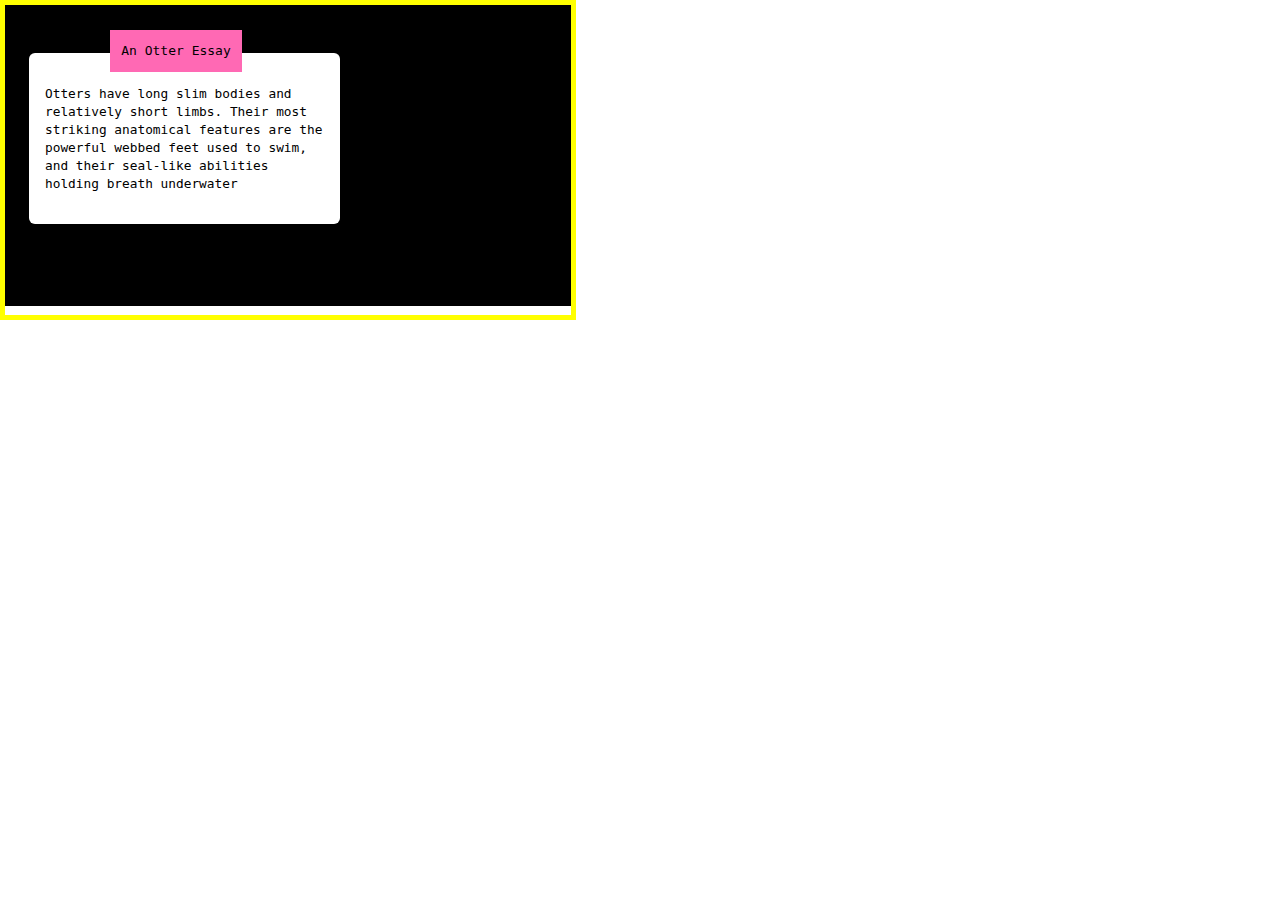
<file: Assign-1/index.html>
<!DOCTYPE html>
<html lang="en">
<head>
    <meta charset="UTF-8">
    <meta name="viewport" content="width=device-width, initial-scale=1.0">
    <link rel="stylesheet" href="./main.css">
    <title>Assignment 1</title>
</head>
<body>
    <section class="assignment_one">
        <div class="container">
            <div class="black-container">
                <div class="white-container">
                    <p class="white-container-text">
                        Otters have long slim bodies and relatively short limbs. Their most striking anatomical features are the powerful webbed feet used to swim, and their seal-like abilities holding breath underwater
                    </p>
                </div>
                <div class="essay-btn">
                    <p>An Otter Essay</p>
                </div>
            </div>
        </div>
    </section>
</body>
</html>
</file>
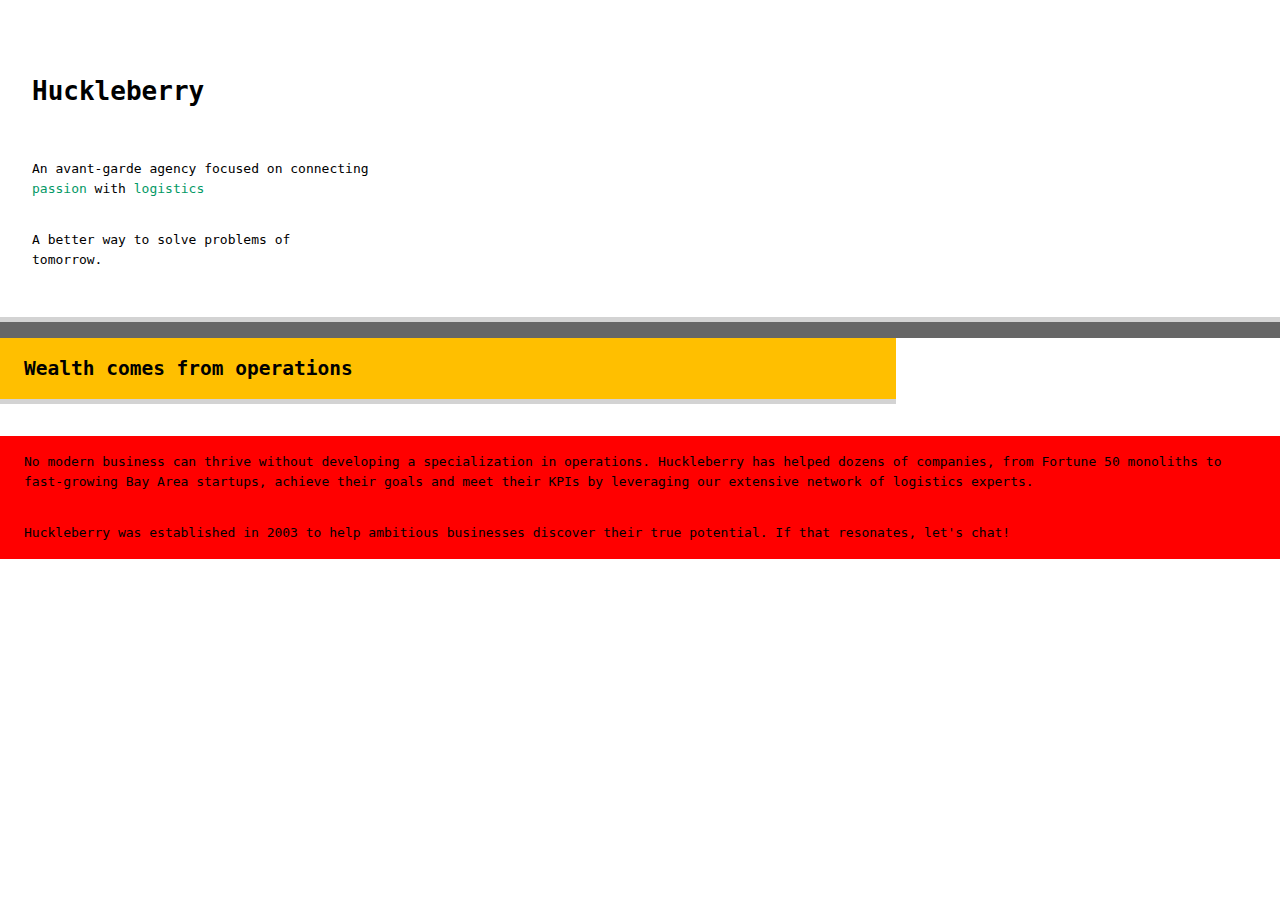
<file: Assign-2/index.html>
<!DOCTYPE html>
<html lang="en">
<head>
    <meta charset="UTF-8">
    <meta name="viewport" content="width=device-width, initial-scale=1.0">
    <link rel="stylesheet" href="./main.css">
    <title>Huckleberry</title>
</head>
<body>
    <section class="assignmnet-2">
        <div class="huckleberry-container">
            <div class="first-layer">
                <h1 class="heading">Huckleberry</h1>
                <div class="text-container">
                    <p class="text first-paragraph">
                        An avant-garde agency focused on connecting <span class="lemon">passion</span> with <span class="lemon">logistics</span>
                    </p>
                    <p class="text second-paragraph">A better way to solve problems of <br>tomorrow.</p>
                </div>
            </div>
            <div class="second-layer">
                <div class="second-layer-content">
                    <div class="second-header-container">
                        <h2 class="header-2">
                            Wealth comes from operations
                        </h2>
                    </div>
                    <article class="article-1">
                        No modern business can thrive without developing a specialization in operations. Huckleberry has helped dozens of companies, from Fortune 50 monoliths to fast-growing Bay Area startups, achieve their goals and meet their KPIs by leveraging our extensive network of logistics experts.
                    </article>
                    <p class="bottom-text">
                        Huckleberry was established in 2003 to help ambitious businesses discover their true potential. If that resonates, let's chat!
                    </p>
                </div>
            </div>
        </div>
    </section>
</body>
</html>
</file>
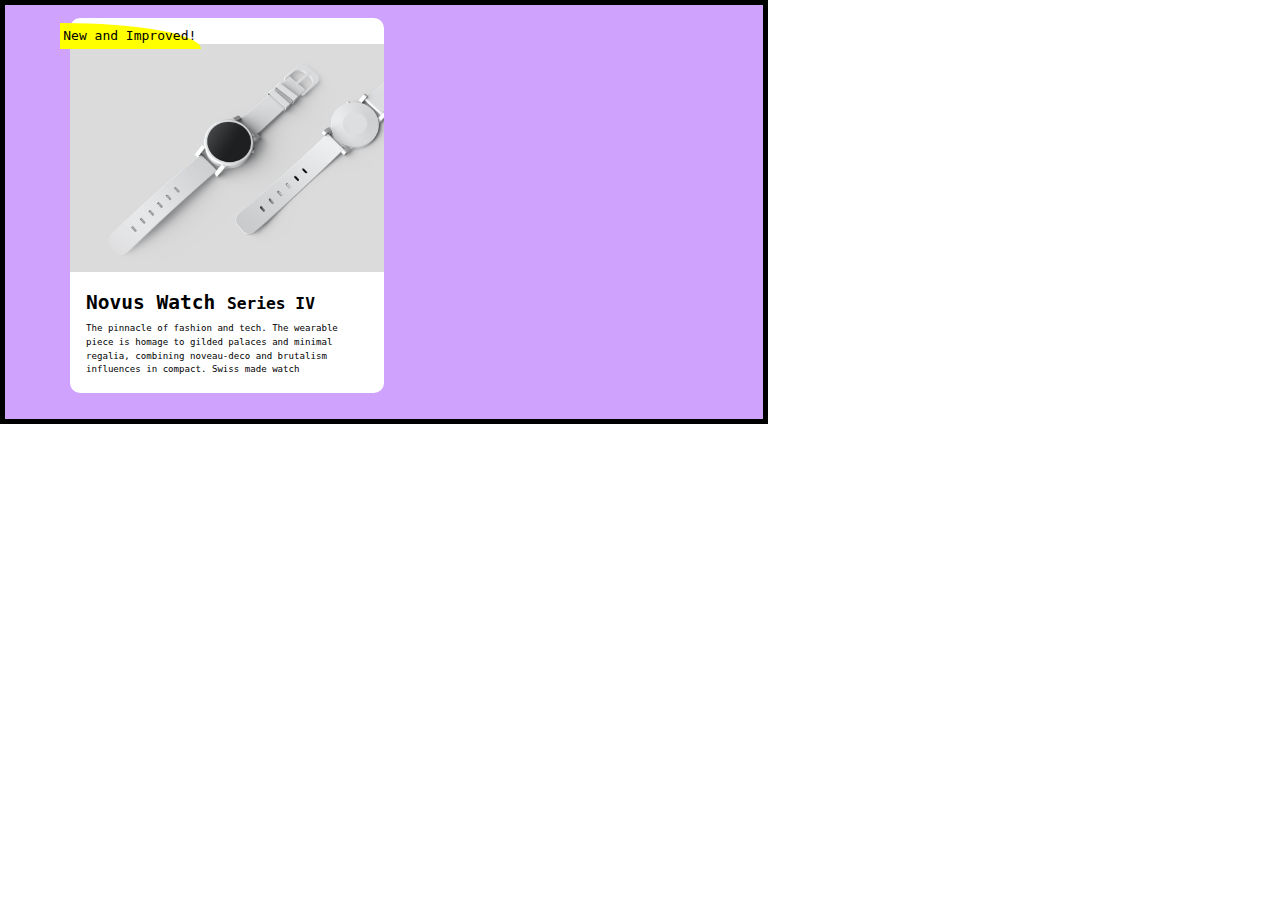
<file: Assign-3/index.html>
<!DOCTYPE html>
<html lang="en">
<head>
    <meta charset="UTF-8">
    <meta name="viewport" content="width=device-width, initial-scale=1.0">
    <link rel="stylesheet" href="./main.css">
    <title>Novus Watch</title>
</head>
<body>
    <section class="assignment-3">
        <div class="big-container">
            <div class="main-container">
                <div class="new-and-improved">
                    <p>New and Improved!</p>
                </div>
                <img src="./1596534236421.jpeg" alt="The novus watch">
                <div class="bottom-section">
                    <div class="heading">
                        <h2>Novus Watch <small>Series IV</small></h2>
                    </div>
                    <div class="paragraph-text">
                        <p>The pinnacle of fashion and tech. The wearable piece is homage to gilded palaces and minimal regalia, combining noveau-deco and brutalism influences in compact. Swiss made watch</p>
                    </div>
                </div>
            </div>
        </div>
    </section>
</body>
</html>
</file>
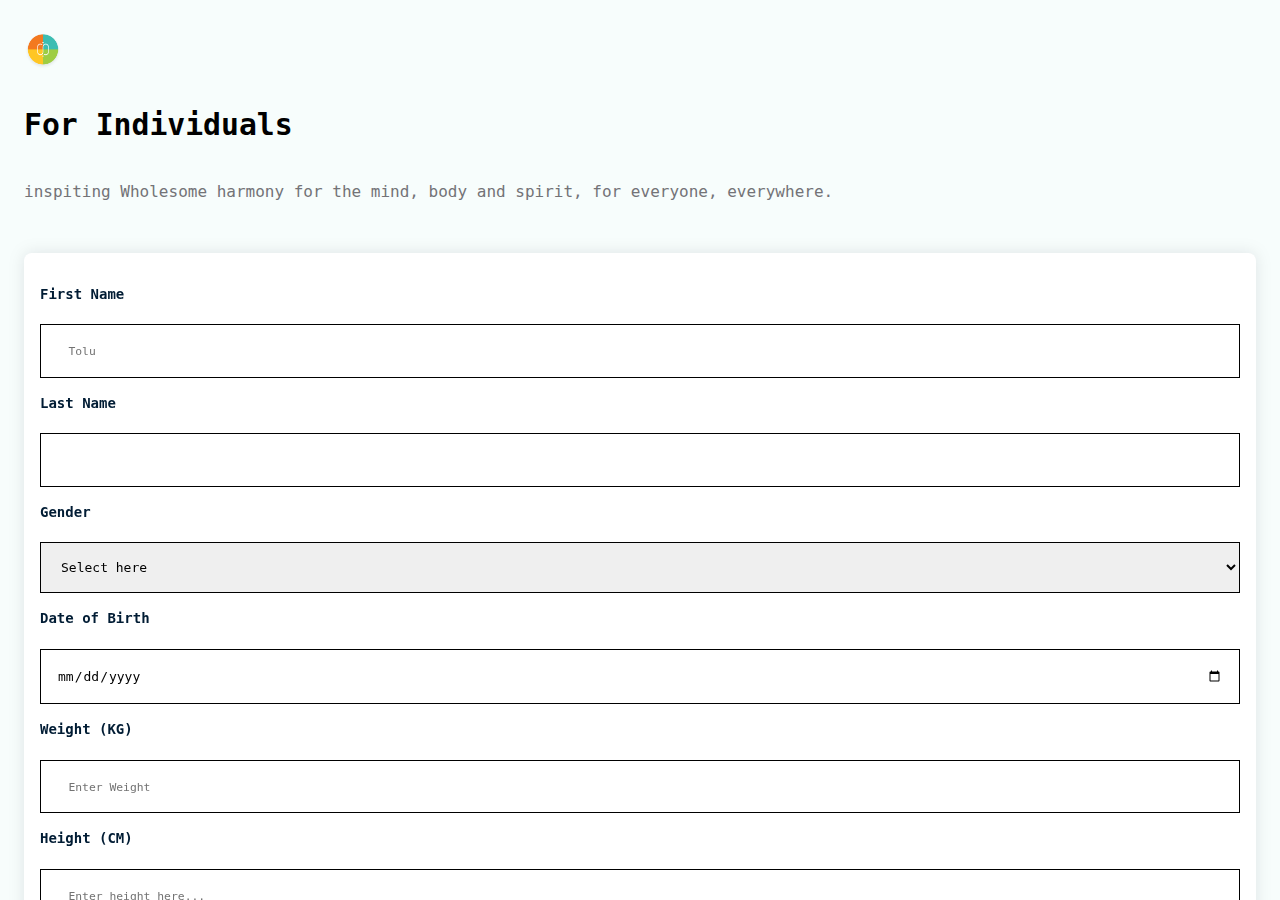
<file: Assign-4/index.html>
<!DOCTYPE html>
<html lang="en">

<head>
    <meta charset="UTF-8">
    <meta name="viewport" content="width=device-width, initial-scale=1.0">
    <link rel="stylesheet"
        href="https://fonts.googleapis.com/css2?family=Material+Symbols+Outlined:opsz,wght,FILL,GRAD@24,400,0,0&icon_names=visibility" />
    <link rel="preconnect" href="https://fonts.googleapis.com">
    <link rel="preconnect" href="https://fonts.gstatic.com" crossorigin>
    <link
        href="https://fonts.googleapis.com/css2?family=Geist+Mono:wght@100..900&family=Space+Grotesk:wght@300..700&display=swap"
        rel="stylesheet">
    <link rel="stylesheet" href="./index.css">
    <title>Document</title>
</head>

<body>
    <section class="assignment-four">
        <div class="container">
            <div class="content-container">
                <header class="header-container">
                    <div class="header-content">
                        <span class="logo">
                            <img src="./Logo.png" alt="company-logo">
                        </span>
                        <h1 class="h2-title">
                            For Individuals
                        </h1>
                        <h2 class="h2-subtitle">
                            inspiting Wholesome harmony for the mind, body and spirit, for everyone, everywhere.
                        </h2>
                    </div>
                </header>
                <div class="form-container">
                    <form action="" class="form-content">
                        <div class="first-name-container ls">
                            <label for="" class="first-name label-item">First Name</label>
                            <input type="text" class="class-name-input" placeholder="Tolu">
                        </div>
                        <div class="last-name-container ls">
                            <label for="" class="last-name label-item">Last Name</label>
                            <input type="text" class="class-name-input">
                        </div>
                        <div class="gender-container ls">
                            <label for="" class="gender label-item">Gender</label>
                            <select name="" id="">
                                <option value="">Select here</option>
                                <option value=" Male">Male</option>
                                <option value="Female">Female</option>
                            </select>
                        </div>
                        <div class="date-of-birth-container ls">
                            <label for="" class="date-of-birth label-item">Date of Birth</label>
                            <input type="date" placeholder="Select here">
                        </div>
                        <!-- <span class="material-symbols-outlined">
                            calendar_month
                        </span> -->
                        <div class="weight-container ls">
                            <label for="" class="class-items weight">Weight (KG)</label>
                            <input type="text" class="input-field" placeholder="Enter Weight">
                        </div>
                        <div class="height-container ls">
                            <label for="" class="class-items height">Height (CM)</label>
                            <input type="text" class="input-field" placeholder="Enter height here...">
                        </div>
                        <div class="activity-monitor ls">
                            <label for="" class="class-items">Activity Level</label>
                            <select name="" id="">
                                <option value="">Select here</option>
                            </select>
                        </div>
                        <div class="password-container ls">
                            <label for="" class="label-items">Psssword</label>
                            <input type="password">
                            <span class="material-symbols-outlined eye-icon">
                                visibility
                            </span>
                        </div>
                        <div class="register-button ls">
                            <input type="submit" value="Register">
                        </div>
                    </form>
                </div>
                <footer class="terms">
                    <p class="footer-text">
                        By clicking Register, you agree to our <a href="" class="footer-links">Terms of Use</a> and
                        our <a href="" class="footer-links">Privacy Policy</a>
                    </p>
                </footer>
            </div>
        </div>
    </section>
</body>
</html>
</file>
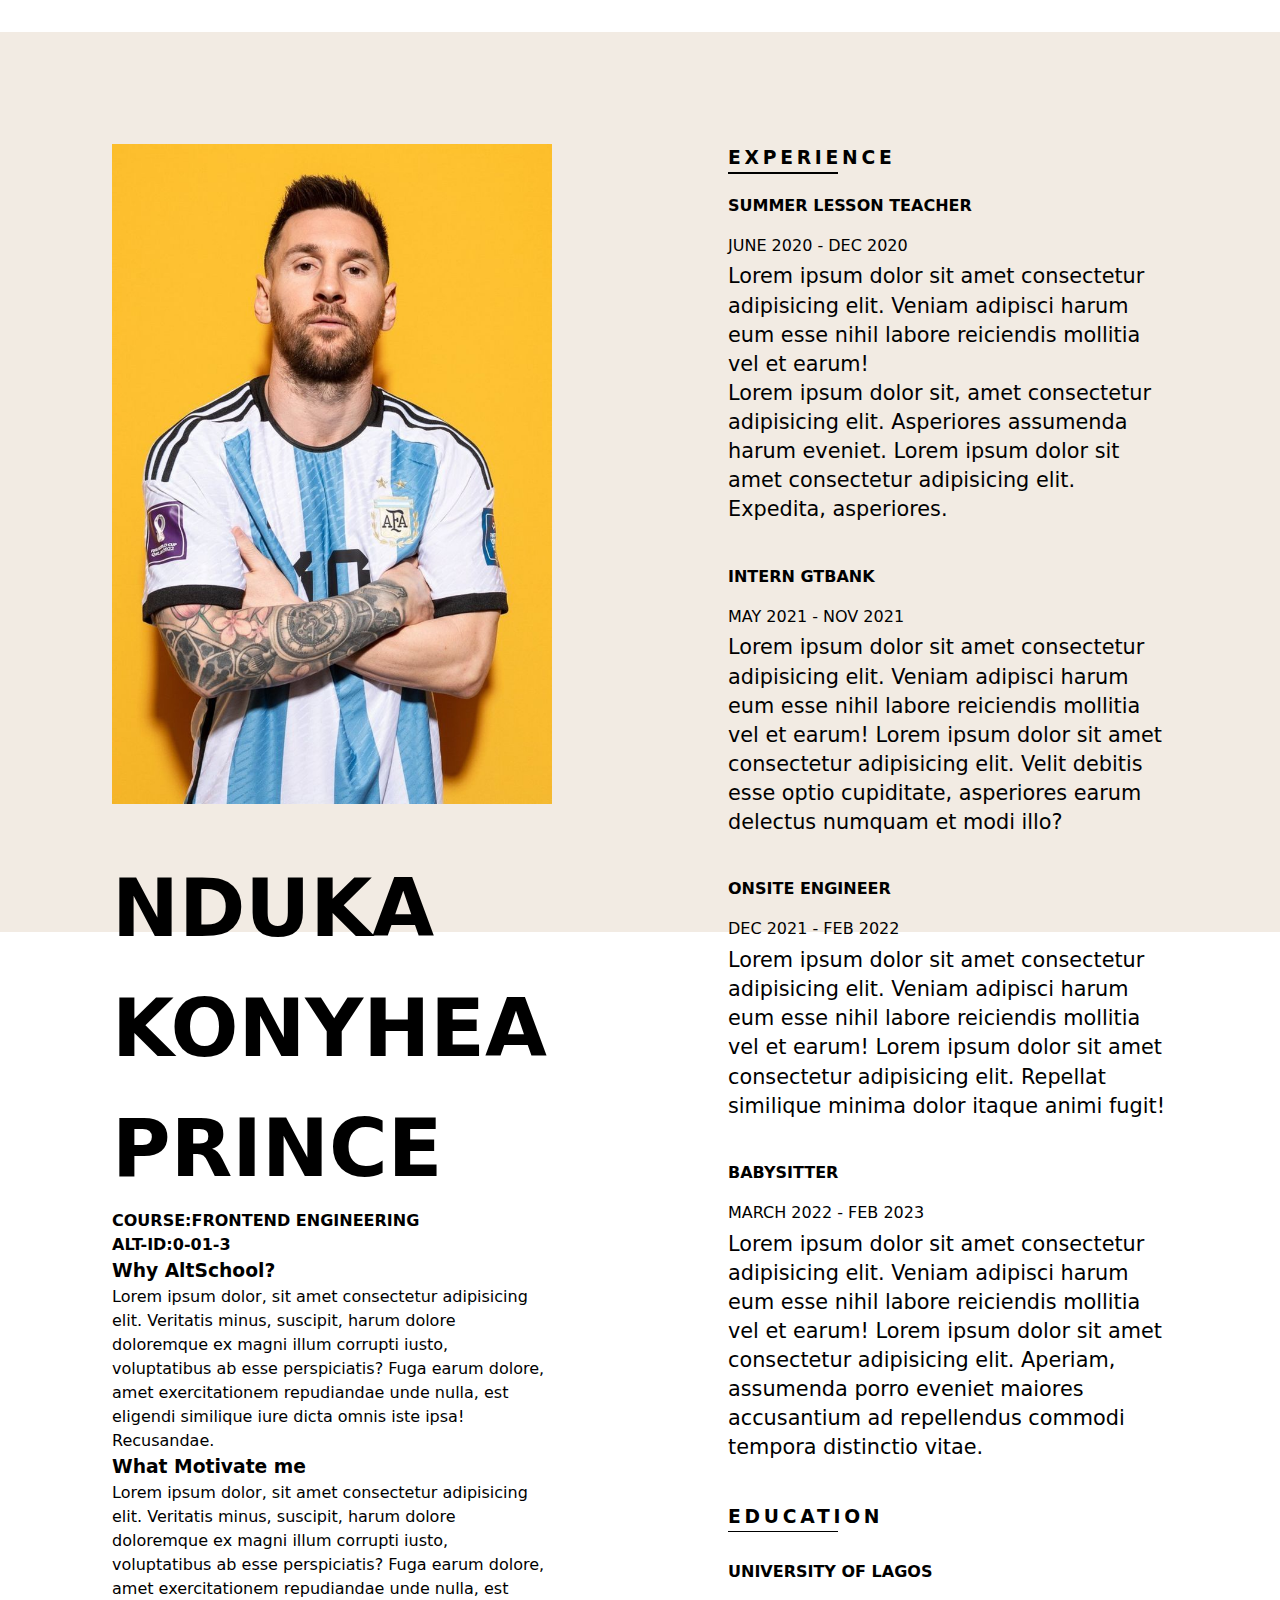
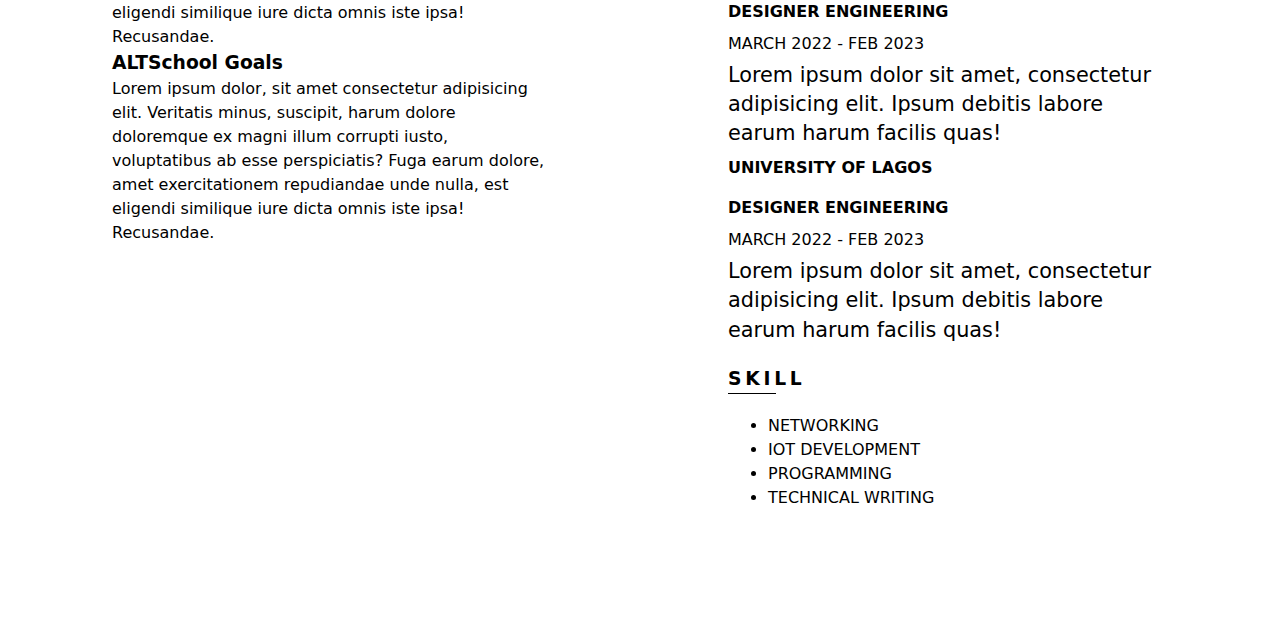
<file: Assignment-1/index.html>
<!DOCTYPE html>
<html lang="en">
<head>
    <meta charset="UTF-8">
    <meta http-equiv="X-UA-Compatible" content="IE=edge">
    <meta name="viewport" content="width=device-width, initial-scale=1.0">
    <link rel="stylesheet" href="main.css">
 
    <title>Biography</title>
</head>
<body>
    <section class="bio-graphy-section">
        <div class="bio-graphy-container">
            <div class="left-bio-container">
                <div class="pfp-bio-container">
                   <img  class="iluustration" src="./images/messi.jpeg" alt="illustration">
                </div>
                <h1 class="bio-graphy-name">NDUKA <br>KONYHEA PRINCE</h1>
                <h2 class="bio-graphy-course"><strong>COURSE:</strong>FRONTEND ENGINEERING</h2>
                <h3 class="alt-id"><bold>ALT-ID:</bold>0-01-3</h3>
                <article class="bio-graphy-why">
                    <h3 class="why-altschool"><b>Why AltSchool?</b></h3>
                    <p class="answer-why-altschool">
                        Lorem ipsum dolor, sit amet consectetur adipisicing elit. Veritatis minus, suscipit, harum dolore doloremque ex magni illum corrupti iusto, voluptatibus ab esse perspiciatis? Fuga earum dolore, amet exercitationem repudiandae unde nulla, est eligendi similique iure dicta omnis iste ipsa! Recusandae.
                    </p>
                </article>
                <article class="bio-graphy-why">
                    <h3 class="why-altschool"><b>What Motivate me</b></h3>
                    <p class="answer-why-altschool">
                        Lorem ipsum dolor, sit amet consectetur adipisicing elit. Veritatis minus, suscipit, harum dolore doloremque ex magni illum corrupti iusto, voluptatibus ab esse perspiciatis? Fuga earum dolore, amet exercitationem repudiandae unde nulla, est eligendi similique iure dicta omnis iste ipsa! Recusandae.
                    </p>
                </article>
                <article class="bio-graphy-goals">
                    <h3 class="why-altschool"><b>ALTSchool Goals</b></h3>
                    <p class="answer-why-altschool">
                        Lorem ipsum dolor, sit amet consectetur adipisicing elit. Veritatis minus, suscipit, harum dolore doloremque ex magni illum corrupti iusto, voluptatibus ab esse perspiciatis? Fuga earum dolore, amet exercitationem repudiandae unde nulla, est eligendi similique iure dicta omnis iste ipsa! Recusandae.
                    </p>
                </article>
            </div>
            <div class="right-bio-container">
                <div class="experience-box">
                    <h3 class="experience exp">EXPERIENCE</h3>
                    <div class="experience-block block"></div>
                    <div class="art-director-box exp-box">
                        <h4 class="art-director">SUMMER LESSON TEACHER</h4>
                        <p class="date">JUNE 2020 - DEC 2020</p>
                        <p class="art-director-text">
                            Lorem ipsum dolor sit amet consectetur adipisicing elit. Veniam adipisci harum eum esse nihil labore reiciendis mollitia vel et earum! <br>
                            Lorem ipsum dolor sit, amet consectetur adipisicing elit. Asperiores assumenda harum eveniet. Lorem ipsum dolor sit amet consectetur adipisicing elit. Expedita, asperiores.
                        </p>
                    </div>
                    <div class="art-director-box exp-box">
                        <h4 class="art-director">INTERN GTBANK</h4>
                        <p class="date">MAY 2021 - NOV 2021</p>
                        <p class="art-director-text">
                            Lorem ipsum dolor sit amet consectetur adipisicing elit. Veniam adipisci harum eum esse nihil labore reiciendis mollitia vel et earum! Lorem ipsum dolor sit amet consectetur adipisicing elit. Velit debitis esse optio cupiditate, asperiores earum delectus numquam et modi illo?
                        </p>
                    </div>
                    <div class="art-director-box exp-box">
                        <h4 class="art-director">ONSITE ENGINEER</h4>
                        <p class="date">DEC 2021 - FEB 2022</p>
                        <p class="art-director-text">
                            Lorem ipsum dolor sit amet consectetur adipisicing elit. Veniam adipisci harum eum esse nihil labore reiciendis mollitia vel et earum!
                            Lorem ipsum dolor sit amet consectetur adipisicing elit. Repellat similique minima dolor itaque animi fugit!
                    </div>
                    <div class="art-ddirector-box exp-box">
                        <h4 class="art-director">BABYSITTER</h4>
                        <p class="date">MARCH 2022 - FEB 2023</p>
                        <p class="art-director-text txt">
                            Lorem ipsum dolor sit amet consectetur adipisicing elit. Veniam adipisci harum eum esse nihil labore reiciendis mollitia vel et earum!
                            Lorem ipsum dolor sit amet consectetur adipisicing elit. Aperiam, assumenda porro eveniet maiores accusantium ad repellendus commodi tempora distinctio vitae.
                        </p>
                    </div>
                </div>
                <div class="eductaion-box educ-box">
                    <h3 class="education exp">EDUCATION</h3>
                    <div class="block"></div>
                    <div class="education-block">
                        <h4 class="uni">UNIVERSITY OF LAGOS</h4>
                        <h4 class="education-background uni">DESIGNER ENGINEERING</h4>
                        <p class="date">MARCH 2022 - FEB 2023</p>
                        <p class="education-background-text txt">
                            Lorem ipsum dolor sit amet, consectetur adipisicing elit. Ipsum debitis labore earum harum facilis quas!
                        </p>
                        <h4 class="uni">UNIVERSITY OF LAGOS</h4>
                        <h4 class="education-background uni">DESIGNER ENGINEERING</h4>
                        <p class="date">MARCH 2022 - FEB 2023</p>
                        <p class="education-background-text txt">
                            Lorem ipsum dolor sit amet, consectetur adipisicing elit. Ipsum debitis labore earum harum facilis quas!
                        </p>
                    </div>
                </div>
                <div class="skill-box">
                    <h3 class="skills exp">SKILL</h3>
                    <div class="small-block"></div>
                    <ul class="skill-list">
                        <li class="skill">NETWORKING</li>
                        <li class="skill">IOT DEVELOPMENT</li>
                        <li class="skill">PROGRAMMING</li>
                        <li class="skill">TECHNICAL WRITING</li>
                    </ul>
                </div>
            </div>
            <footer class="bio-graphy-footer">
                <div class="footer-container">
                    <div class="footer-container-section"></div>
                    <div class="footer-container-section"></div>
                    <div class="footer-container-section"></div>
                    <div class="footer-container-section"></div>
                </div>
            </footer>
        </div>
    </section>
</body>
</html>
</file>
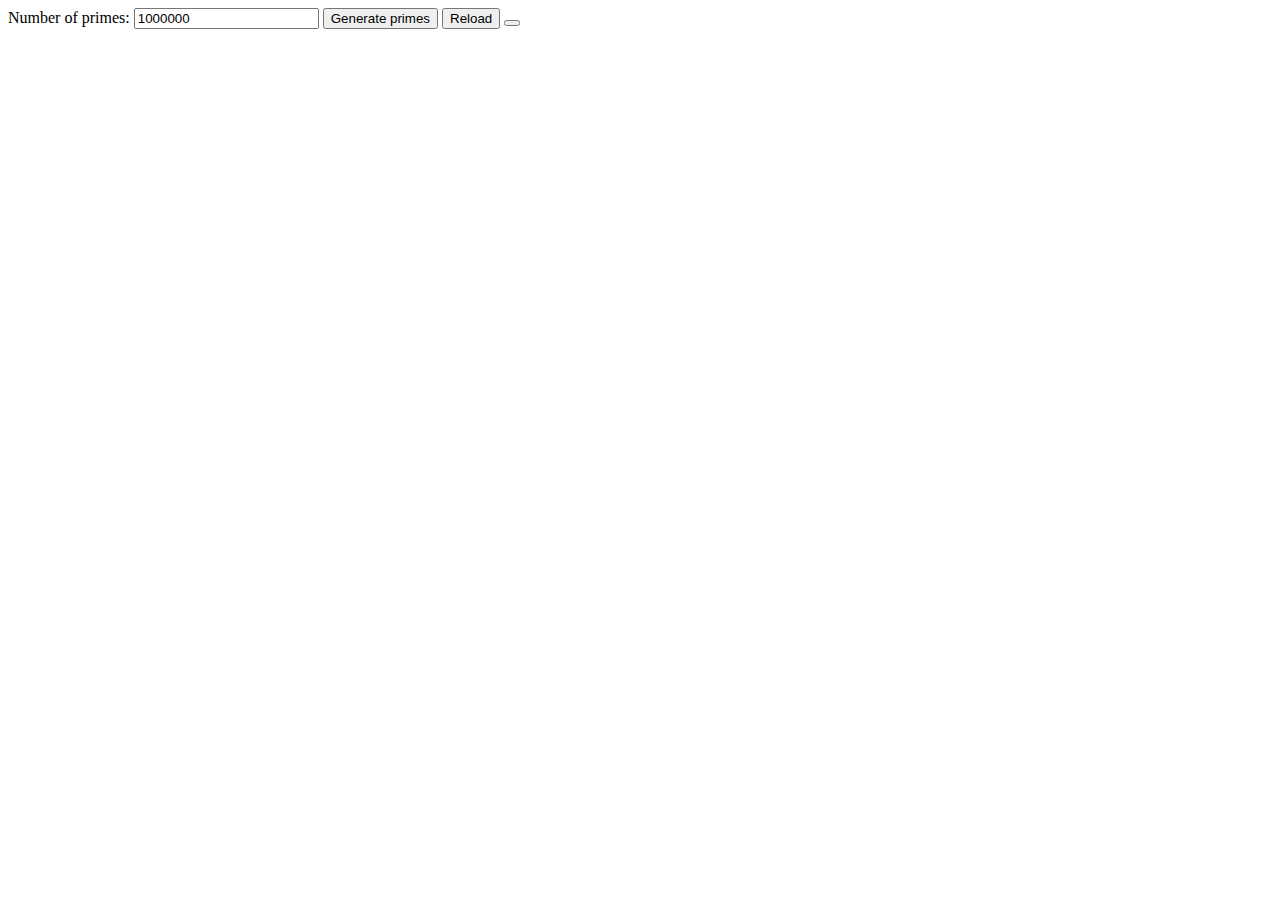
<file: practice/index.html>
<!DOCTYPE html>
<html lang="en">
  <head>
    <meta charset="UTF-8" />
    <meta http-equiv="X-UA-Compatible" content="IE=edge" />
    <meta name="viewport" content="width=device-width, initial-scale=1.0" />
    <title>Document</title>
  </head>
  <body>
    <label for="quota">Number of primes:</label>
    <input type="text" id="quota" name="quota" value="1000000" />

    <button id="generate">Generate primes</button>
    <button id="reload">Reload</button>
	<button id="reload"></button>
    <div id="output"></div>
    <script src="./index.js"></script>
  </body>
</html>
</file>
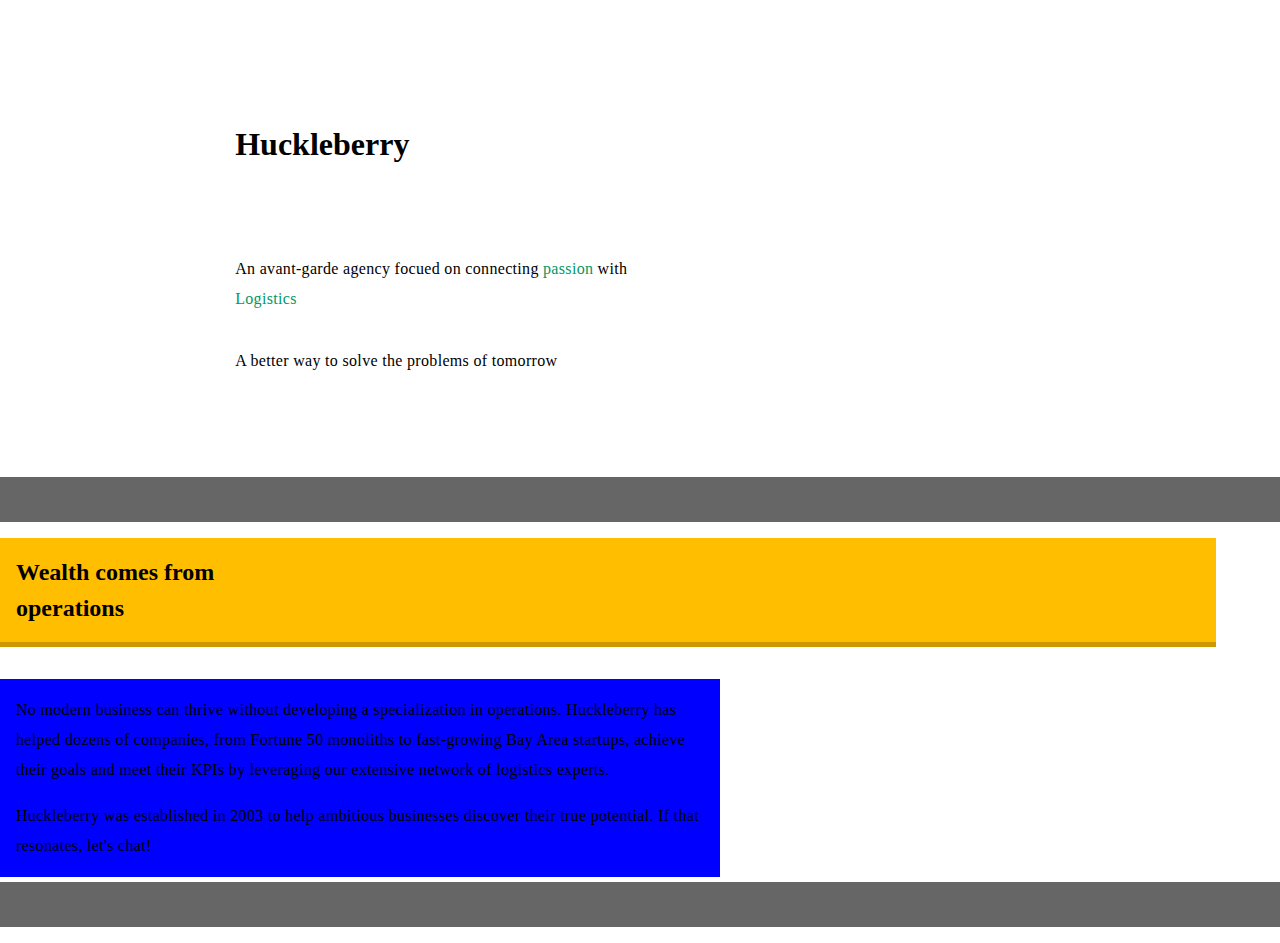
<file: css_assignments/assignement_2/index.html>
<!DOCTYPE html>
<html lang="en">
  <head>
    <meta charset="UTF-8" />
    <meta http-equiv="X-UA-Compatible" content="IE=edge" />
    <meta name="viewport" content="width=device-width, initial-scale=1.0" />
    <link rel="stylesheet" href="./style.css" />
    <title>Huckle-berry</title>
  </head>
  <body>
    <section class="huckle-container">
      <div class="huckle-header">
        <h1 class="huckle-haading">Huckleberry</h1>
        <div class="avant-grade text">
          <p class="avant-grade-text">
            An avant-garde agency focued on connecting
            <span class="green-text">passion</span> with
            <span class="green-text">Logistics</span>
          </p>
        </div>
        <p class="better-way text">
          A better way to solve the problems of tomorrow
        </p>
      </div>
      <div class="gray-box-container"></div>
      <div class="yellow-wealth-container">
        <h2 class="wealth-text">
          Wealth comes from <br />
          operations
        </h2>
      </div>
      <footer class="gray-bg">
        <div class="huckle-container-body">
          <p class="first-paragraph text">
            No modern business can thrive without developing a specialization in
            operations. Huckleberry has helped dozens of companies, from Fortune
            50 monoliths to fast-growing Bay Area startups, achieve their goals
            and meet their KPIs by leveraging our extensive network of logistics
            experts.
          </p>
          <p class="second-paragraph text">
            Huckleberry was established in 2003 to help ambitious businesses
            discover their true potential. If that resonates, let's chat!
          </p>
        </div>
        <div class="gray-box-container"></div>
      </footer>
    </section>
  </body>
</html>
</file>
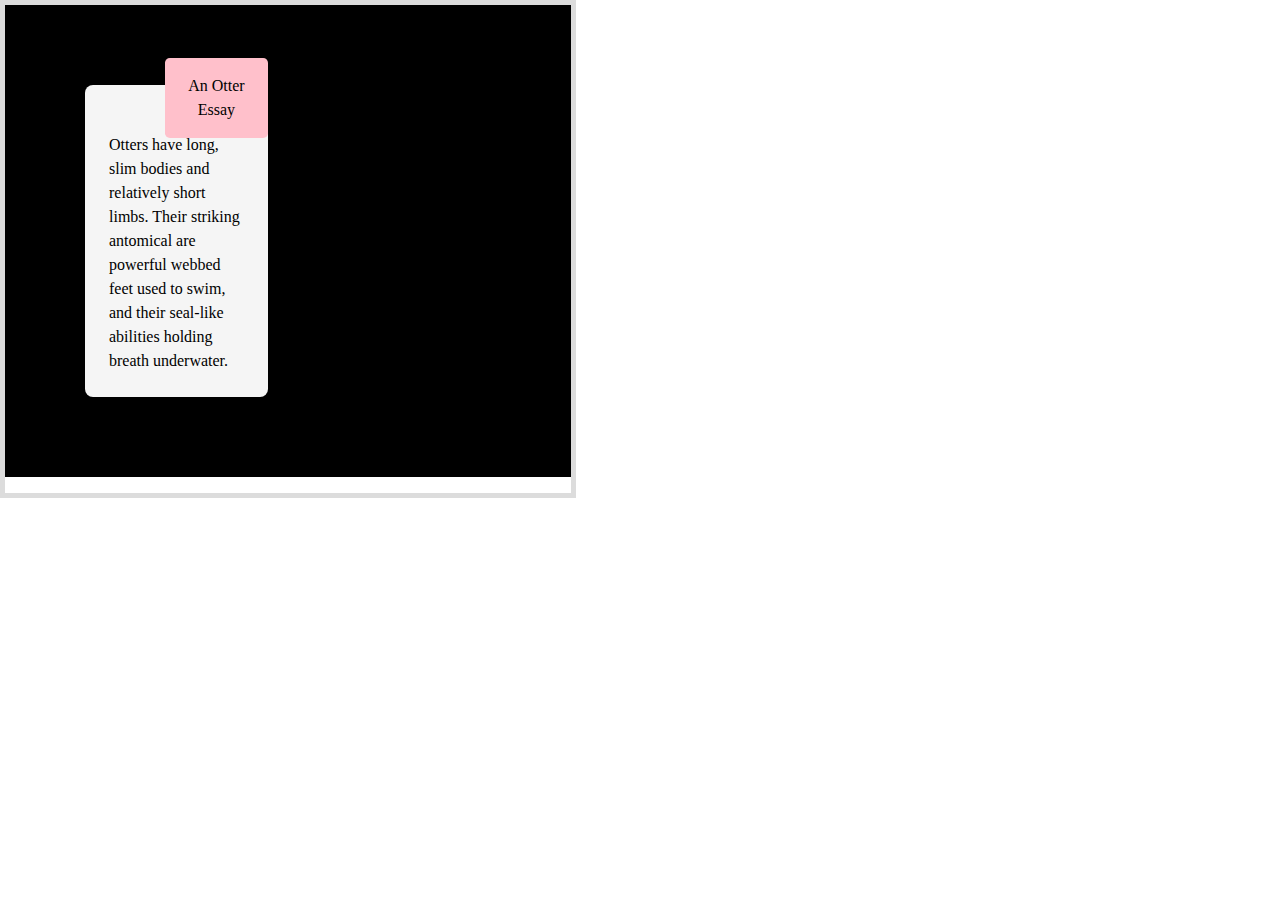
<file: css_assignments/assignment_1/index.html>
<!DOCTYPE html>
<html lang="en">
<head>
    <meta charset="UTF-8">
    <meta http-equiv="X-UA-Compatible" content="IE=edge">
    <meta name="viewport" content="width=device-width, initial-scale=1.0">
    <link rel="stylesheet" href="style.css">
    <title>Stacking box</title>
</head>
<body>
    <div class="display-container">
        <div class="gray-box-container">
            <div class="inner-black-container">
                <div class="round-inner-container">
                    <div class="outer-essay-btn"><p>An Otter Essay</p></div>
                    <p class="otter-text">
                        Otters have long, slim bodies and relatively short limbs. Their striking antomical are powerful webbed feet used to swim, and their seal-like abilities holding breath underwater.
                    </p>
                </div>
            </div>
        </div>
    </div>
</body>
</html>
</file>
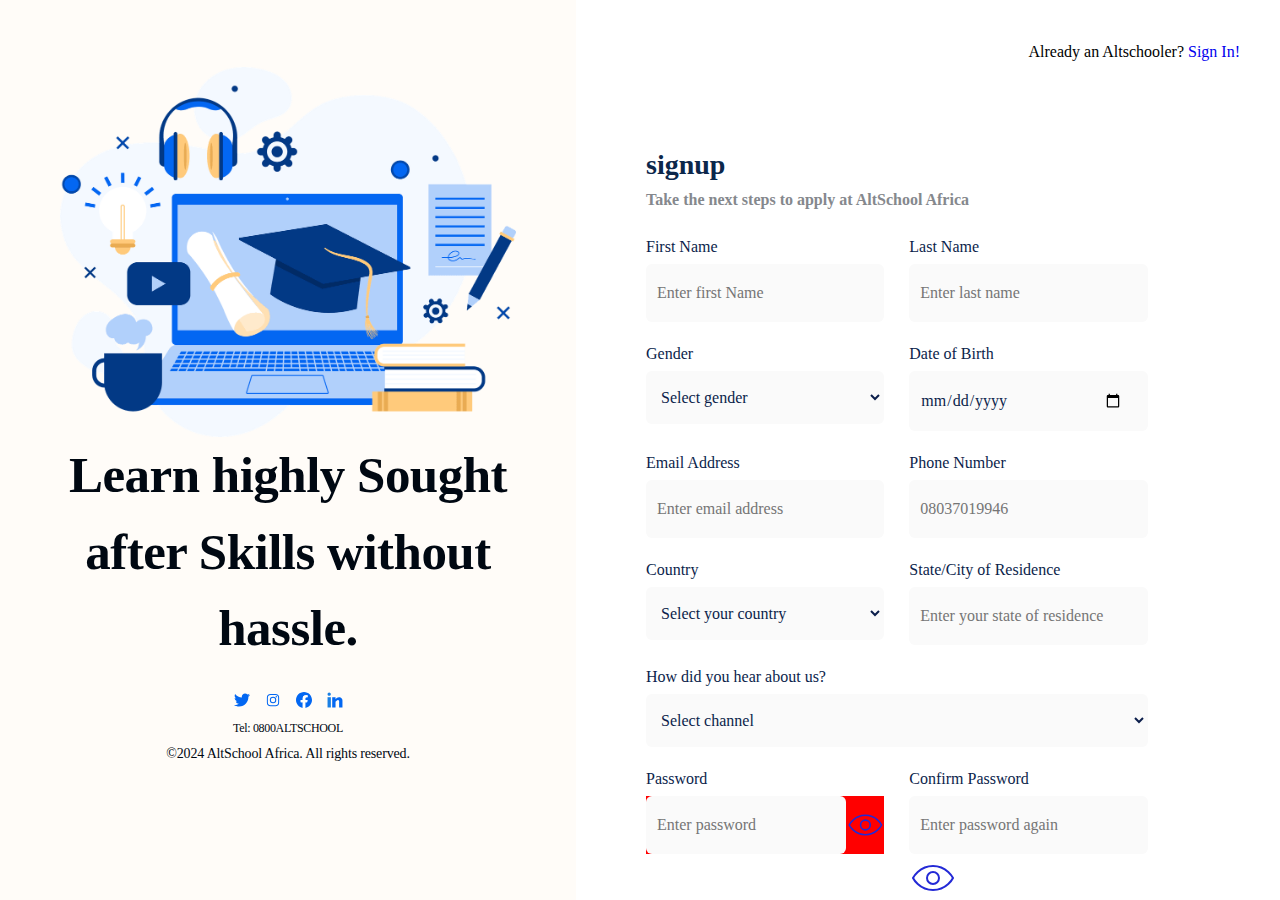
<file: Assignment-1/form.html>
<!DOCTYPE html>
<html lang="en">
<head>
    <meta charset="UTF-8">
    <meta http-equiv="X-UA-Compatible" content="IE=edge">
    <link rel="stylesheet" href="style.css">
    <meta name="viewport" content="width=device-width, initial-scale=1.0">
    
    <link href="https://fonts.googleapis.com/css2?family=Material+Symbols+Outlined" rel="stylesheet" />
    <title>Unlock Your Potential With Altschool</title>
</head>
<body>
    <section class="big-container">
        <section  class="left-container">
            <div class="header-img">
                <img class="talent-illustration" src="./images/https___res.cloudinary.com_talentql-inc_image_upload_v1703728439_student-portal_academic_zzg4hi.png" alt="illustration" >
            </div>
            <h1 class="heading">Learn highly Sought <br> 
                after Skills without <br>
                hassle.
            </h1>
            <footer class="footer">
                <section class="socials-icons-wrapper">
                    <svg class="twitter-icon icon" height="100%" style="fill-rule:evenodd;clip-rule:evenodd;stroke-linejoin:round;stroke-miterlimit:2;" version="1.1" viewBox="0 0 512 512" width="100%" xml:space="preserve" xmlns="http://www.w3.org/2000/svg" xmlns:serif="http://www.serif.com/" xmlns:xlink="http://www.w3.org/1999/xlink"><rect height="400" style="fill:none;" width="400" x="56" y="56"/><path d="M161.014,464.013c193.208,0 298.885,-160.071 298.885,-298.885c0,-4.546 0,-9.072 -0.307,-13.578c20.558,-14.871 38.305,-33.282 52.408,-54.374c-19.171,8.495 -39.51,14.065 -60.334,16.527c21.924,-13.124 38.343,-33.782 46.182,-58.102c-20.619,12.235 -43.18,20.859 -66.703,25.498c-19.862,-21.121 -47.602,-33.112 -76.593,-33.112c-57.682,0 -105.145,47.464 -105.145,105.144c0,8.002 0.914,15.979 2.722,23.773c-84.418,-4.231 -163.18,-44.161 -216.494,-109.752c-27.724,47.726 -13.379,109.576 32.522,140.226c-16.715,-0.495 -33.071,-5.005 -47.677,-13.148l0,1.331c0.014,49.814 35.447,93.111 84.275,102.974c-15.464,4.217 -31.693,4.833 -47.431,1.802c13.727,42.685 53.311,72.108 98.14,72.95c-37.19,29.227 -83.157,45.103 -130.458,45.056c-8.358,-0.016 -16.708,-0.522 -25.006,-1.516c48.034,30.825 103.94,47.18 161.014,47.104" style="fill:#0367f2;;fill-rule:nonzero;"/></svg>
                    <svg class="instagram-icon icon" data-name="Layer 1" id="Layer_1" viewBox="0 0 128 128" xmlns="http://www.w3.org/2000/svg"><defs><style>.cls-1{fill:#0367f2;;}</style></defs><title/><path class="cls-1" d="M83,23a22,22,0,0,1,22,22V83a22,22,0,0,1-22,22H45A22,22,0,0,1,23,83V45A22,22,0,0,1,45,23H83m0-8H45A30.09,30.09,0,0,0,15,45V83a30.09,30.09,0,0,0,30,30H83a30.09,30.09,0,0,0,30-30V45A30.09,30.09,0,0,0,83,15Z"/><path class="cls-1" d="M90.14,32a5.73,5.73,0,1,0,5.73,5.73A5.73,5.73,0,0,0,90.14,32Z"/><path class="cls-1" d="M64.27,46.47A17.68,17.68,0,1,1,46.6,64.14,17.7,17.7,0,0,1,64.27,46.47m0-8A25.68,25.68,0,1,0,90,64.14,25.68,25.68,0,0,0,64.27,38.47Z"/></svg>
                    <svg class="facebook-icon icon" height="100%" style="fill-rule:evenodd;clip-rule:evenodd;stroke-linejoin:round;stroke-miterlimit:2;" version="1.1" viewBox="0 0 512 512" width="100%" xml:space="preserve" xmlns="http://www.w3.org/2000/svg" xmlns:serif="http://www.serif.com/" xmlns:xlink="http://www.w3.org/1999/xlink"><g><path d="M512,256c0,-141.385 -114.615,-256 -256,-256c-141.385,0 -256,114.615 -256,256c0,127.777 93.616,233.685 216,252.89l0,-178.89l-65,0l0,-74l65,0l0,-56.4c0,-64.16 38.219,-99.6 96.695,-99.6c28.009,0 57.305,5 57.305,5l0,63l-32.281,0c-31.801,0 -41.719,19.733 -41.719,39.978l0,48.022l71,0l-11.35,74l-59.65,0l0,178.89c122.385,-19.205 216,-125.113 216,-252.89Z" style="fill:#0367f2;;fill-rule:nonzero;"/><path d="M355.65,330l11.35,-74l-71,0l0,-48.022c0,-20.245 9.917,-39.978 41.719,-39.978l32.281,0l0,-63c0,0 -29.297,-5 -57.305,-5c-58.476,0 -96.695,35.44 -96.695,99.6l0,56.4l-65,0l0,74l65,0l0,178.89c13.033,2.045 26.392,3.11 40,3.11c13.608,0 26.966,-1.065 40,-3.11l0,-178.89l59.65,0Z" style="fill:#fff;fill-rule:nonzero;"/></g></svg>
                    <svg class="linkedIn-icon icon" height="512px" style="enable-background:new 0 0 512 512;" version="1.1" viewBox="0 0 512 512" width="512px" xml:space="preserve" xmlns="http://www.w3.org/2000/svg" xmlns:xlink="http://www.w3.org/1999/xlink"><g id="_x35_6-linkedin"><g><g><rect height="328.97" style="fill:#1B80E4;" width="106.716" x="17.397" y="166.28"/><path d="M414.789,170.138c-1.133-0.355-2.207-0.743-3.396-1.078c-1.438-0.327-2.865-0.6-4.328-0.833     c-5.662-1.139-11.875-1.946-19.148-1.946c-62.211,0-101.678,45.372-114.674,62.894V166.28H166.526v328.97h106.716V315.813     c0,0,80.643-112.628,114.674-29.911V495.25h106.688V273.257C494.604,223.549,460.629,182.13,414.789,170.138L414.789,170.138z      M414.789,170.138" style="fill:#0367f2;;"/><path d="M121.789,69.085c0,28.909-23.373,52.337-52.195,52.337c-28.824,0-52.196-23.429-52.196-52.337     c0-28.903,23.372-52.335,52.196-52.335C98.416,16.75,121.789,40.182,121.789,69.085L121.789,69.085z M121.789,69.085" style="fill:#1B80E4;"/></g></g></g><g id="Layer_1"/></svg>
                </section>
                <a href="tel:0800ALTSCHOOL" class="alt-tel">Tel: 0800ALTSCHOOL</a>
                <span class="copy">&copy;2024 AltSchool Africa. All rights reserved.</span>
            </footer>
        </section>
        <section class="right-container">
           <div class="form-container">
             <p class="sign-in">Already an Altschooler? <a href="#">Sign In!</a></p>
            <section class="form-container-fill">
                <h2 class="signup"> signup</h2>
                <h4 class="signup-txt">Take the next steps to apply at AltSchool Africa</h4>
                <form class="sign-up form" action="" method="get">
                    <div class="name-form form-display">
                        <div class="first-name">
                            <div class="first-name-label label-form-style">
                                <label for="">First Name</label>
                            </div>
                            <div class="first-name-class-placeholder">
                                <input class="first-name-input input-style" type="text"  name="" id="" placeholder="Enter first Name">
                            </div>
                        </div>
                        <div class="last-name">
                            <div class="last-name-label label-form-style">
                                <label for="">Last Name</label>
                            </div>
                            <div class="last-name-placeholder">
                                <input class="last-name-placeholder-input input-style" type="text" name="" id="" placeholder="Enter last name">
                            </div>
                        </div>
                    </div>
                    <div class="gender-date-of-birth form-display">
                        <div class="gender-form">
                            <div class="gender-form-label label-form-style">
                                <label for="">Gender</label>
                            </div>
                            <div class="gender-form-select">
                                <select class="select-style" name="" id="">
                                    <option value="" disabled selected> Select gender</option>
                                    <option value="male">male</option>
                                    <option value="female">female</option>
                                </select>
                            </div>
                        </div>
                        <div class="date-of-birth">
                            <div class="label-date-of-birth label-form-style">
                                <label for="">Date of Birth</label>
                            </div>
                            <div class="input-date-of-birth">
                                <input  class="input-style" type="date" id="" name=""/>
                            </div>
                        </div>
                    </div>
                    <div class="email-phone-number form-display">
                        <div class="email">
                            <div class="label-email label-form-style">
                                <label for="">Email Address</label>
                            </div>
                            <div class="email-input">
                                <div class="email-input details">
                                    <input class="input-style" type="email" name="" id="" placeholder="Enter email address">
                                </div>
                            </div>
                        </div>
                        <div class="phonenumber ">
                            <div class="phone-number-label label-form-style">
                                <label for="">Phone Number</label>
                            </div>
                            <div class="phone-number-input">
                                <input class="input-style" type="text" placeholder="08037019946">
                            </div>
                        </div>
                    </div>
                    <div class="country-residence-city form-display">
                        <div class="country">
                            <div class="country-label label-form-style">
                                <label for="" title="country">Country</label>
                            </div>
                            <div class="country-select-option">
                                <select class="select-style" name="" id="">
                                    <option value="" disabled selected> Select your country</option>
                                    <option value=""> England</option>
                                    <option value=""> Togo</option>
                                    <option value=""> Nigeria</option>
                                    <option value=""> South Africa</option>
                                    <option value=""> Ghana</option>
                                    <option value=""> Niger</option>
                                </select>
                            </div>
                        </div>
                        <div class="city-of-residence">
                            <div class="city-of-residence-label label-form-style">
                                <label for="">State/City of Residence</label>
                            </div>
                            <div class="city-of-residence-input">
                                <input class="input-style" type="text" name="" id="" placeholder="Enter your state of residence">
                            </div>
                        </div>
                    </div>
                    <div class="how-do-know-us">
                        <div class="label-how-do-know label-form-style">
                            <label for="">How did you hear about us?</label>
                        </div>
                        <div class="label-how-do-know-select">
                            <select class="select-style" name="" id="">
                                <option value="" disabled selected>Select channel</option>
                                <option value="">x</option>
                                <option value="">WhatApp</option>
                                <option value="">Facebook</option>
                            </select>
                        </div>
                    </div>
                    <div class="password-confirm form-display">
                        <div class="password">
                            <div class="password-label label-form-style">
                                <label for="">Password</label>
                            </div>
                            <div class="password-input">
                                <span class="pasword-holder">
                                    <input class="input-style password-input" type="password" name="" id=""  placeholder="Enter password">
                                    <span class="eye-icon">
                                        <svg aria-labelledby="eyeIconTitle" color="#2329D6" fill="none" height="48px" stroke="#2329D6" stroke-linecap="square" stroke-linejoin="miter" stroke-width="1" viewBox="0 0 24 24" width="48px" xmlns="http://www.w3.org/2000/svg"><title id="eyeIconTitle"/><path d="M22 12C22 12 19 18 12 18C5 18 2 12 2 12C2 12 5 6 12 6C19 6 22 12 22 12Z"/><circle cx="12" cy="12" r="3"/></svg>
                                    </span>
                                </span>
                                
                            </div>
                        </div>
                        <div class="confirm-password">
                            <div class="confirm-password-label label-form-style">
                                <label for="">Confirm Password</label>
                            </div>
                            <div class="confirm-password-input">
                                <span>
                                    <input class="input-style" type="password" name="" id=""  placeholder="Enter password again">
                                    <span class="eye-icon">
                                        <svg aria-labelledby="eyeIconTitle" color="#2329D6" fill="none" height="48px" stroke="#2329D6" stroke-linecap="square" stroke-linejoin="miter" stroke-width="1" viewBox="0 0 24 24" width="48px" xmlns="http://www.w3.org/2000/svg"><title id="eyeIconTitle"/><path d="M22 12C22 12 19 18 12 18C5 18 2 12 2 12C2 12 5 6 12 6C19 6 22 12 22 12Z"/><circle cx="12" cy="12" r="3"/></svg>   
                                    </span>
                                </span>
                                
                            </div>
                        </div>
                    </div>
                    <br>
                    <h4 class="privacy">By clicking continue, I agree to <span class="Terms-of-use">Terms of Use</span> and acknowledge that I <br> read the <span class="privacy">Privacy Policy</span>.</h4>
                    <button class="btn-arrow">
                        <span class="submit">Submit</span>
                        <?xml version="1.0" ?><svg class="arrow-right" viewBox="0 0 32 32" xmlns="http://www.w3.org/2000/svg"><title/><g data-name="Layer 2" id="Layer_2"><path d="M22,9a1,1,0,0,0,0,1.42l4.6,4.6H3.06a1,1,0,1,0,0,2H26.58L22,21.59A1,1,0,0,0,22,23a1,1,0,0,0,1.41,0l6.36-6.36a.88.88,0,0,0,0-1.27L23.42,9A1,1,0,0,0,22,9Z"/></g></svg>
                        </span>
                    </button>
                </form>
            </section>
           </div>
        </section>
    </section>
</body>
</html>
</file>
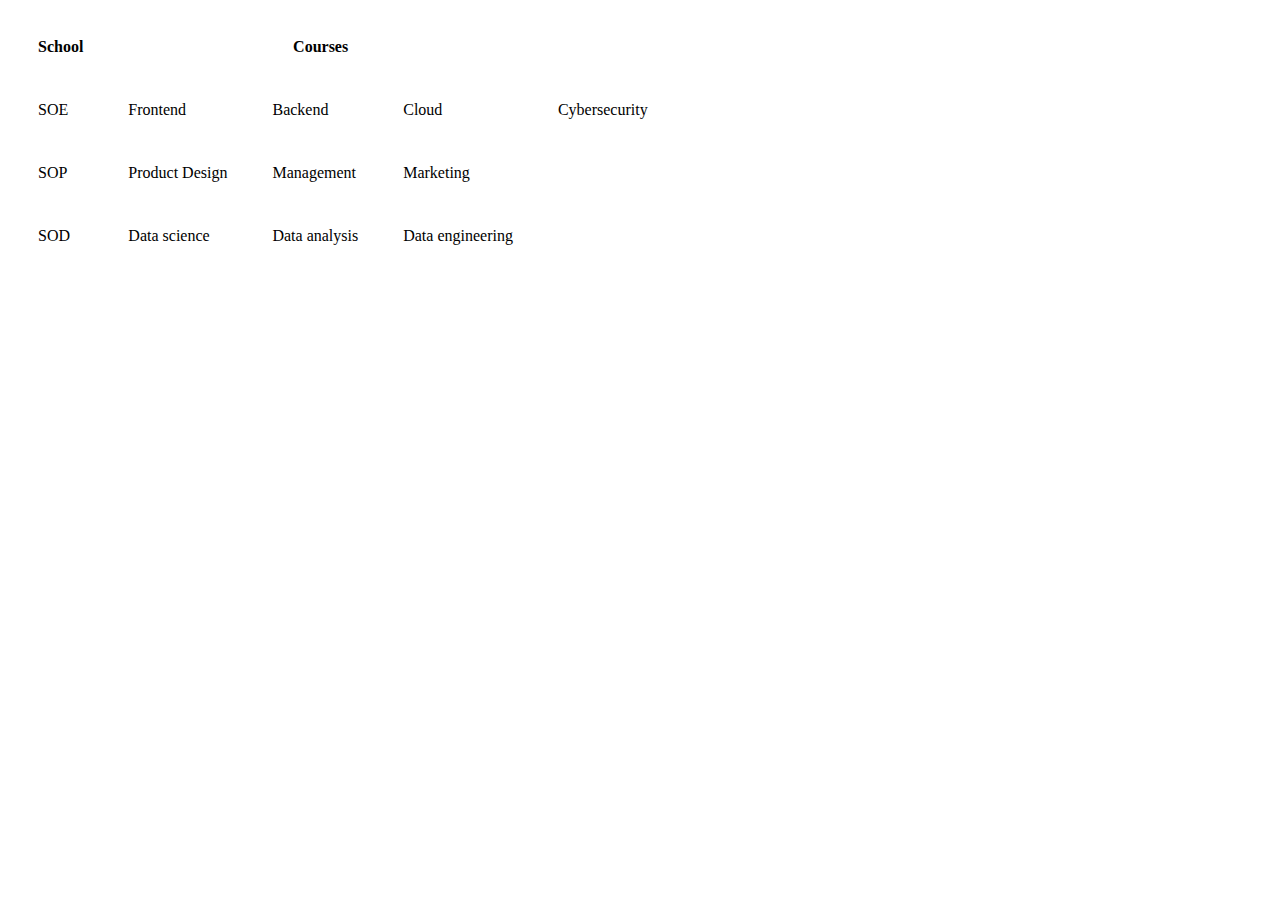
<file: Assignment-2/table.html>
<!DOCTYPE html>
<html lang="en">
<head>
    <meta charset="UTF-8">
    <meta http-equiv="X-UA-Compatible" content="IE=edge">
    <meta name="viewport" content="width=device-width, initial-scale=1.0">
    <title>Document</title>
</head>
<body>
    <table cellpadding="15" cellspacing="15" summary="A table describing the different schools and courses offered in altschool">
        <tr>
            <th scope="School">School</th>
            <th scope="Courses" colspan="3">Courses</th>
        </tr>
        <tr>
            <td>SOE</td>
            <td>Frontend</td>
            <td>Backend</td>
            <td>Cloud</td>
            <td>Cybersecurity</td>
        </tr>
        <tr>
            <td>SOP</td>
            <td>Product Design</td>
            <td>Management</td>
            <td>Marketing</td>
            <td></td>
        </tr>
        <tr>
            <td>SOD</td>
            <td>Data science</td>
            <td>Data analysis</td>
            <td>Data engineering</td>
            <td></td>
        </tr>
    </table>
</body>
</html>
</file>
<file: Assign-1/main.css>
/* 1. Use a more-intuitive box-sizing model */
*, *::before, *::after {
    box-sizing: border-box;
  }
  
  /* 2. Remove default margin */
  * {
    margin: 0;
  }
  
  body {
    /* 3. Add accessible line-height */
    line-height: 1.5;
    height: 50vh;
    /* 4. Improve text rendering */
    -webkit-font-smoothing: antialiased;
    font-family: monospace;    
  }
  
  /* 5. Improve media defaults */
  img, picture, video, canvas, svg {
    display: block;
    max-width: 100%;
  }
  
  /* 6. Inherit fonts for form controls */
  input, button, textarea, select {
    font: inherit;
  }
  
  /* 7. Avoid text overflows */
  p, h1, h2, h3, h4, h5, h6 {
    overflow-wrap: break-word;
  }
  
  /* 8. Improve line wrapping */
  p {
    text-wrap: pretty;
  }
  h1, h2, h3, h4, h5, h6 {
    text-wrap: balance;
  }
  
  /*
    9. Create a root stacking context
  */
  #root, #__next {
    isolation: isolate;
  }


  /* the house container */
  .container {
    max-width: 45%;
    height: 20rem;
    background: white;
    border: 5px solid yellow;
  }

  /* black container */
  .black-container {
    background: black;
    width: 100%;
    height: 97%;
    padding: 3rem 1.5rem;
  }

  /* white container */

  .white-container {
    background: white;
    width: 60%;
    /* max-height: 70%; */
    /* margin-top: 2rem; */
    padding: 2rem 1rem;
    border: none;
    border-radius: 6px;
    position: relative;
  }

  .white-container p {
    line-height: 1.4;
    font-size: .8rem;
  }

  /* styling the hot pink button */

  .essay-btn {
    background: hotpink;
    padding: .7rem;
    width: 30%px;
    position: absolute;
    top: 30px;
    left: 110px
    ;
  }
</file>
<file: Assign-2/main.css>
/* 1. Use a more-intuitive box-sizing model */
*, *::before, *::after {
    box-sizing: border-box;
  }
  
  /* 2. Remove default margin */
  * {
    margin: 0;
  }
  
  body {
    /* 3. Add accessible line-height */
    line-height: 1.5;
    /* 4. Improve text rendering */
    -webkit-font-smoothing: antialiased;
    font-family: monospace;    
  }
  
  /* 5. Improve media defaults */
  img, picture, video, canvas, svg {
    display: block;
    max-width: 100%;
  }
  
  /* 6. Inherit fonts for form controls */
  input, button, textarea, select {
    font: inherit;
  }
  
  /* 7. Avoid text overflows */
  p, h1, h2, h3, h4, h5, h6 {
    overflow-wrap: break-word;
  }
  
  /* 8. Improve line wrapping */
  p {
    text-wrap: pretty;
  }
  h1, h2, h3, h4, h5, h6 {
    text-wrap: balance;
  }
  
  /*
    9. Create a root stacking context
  */
  #root, #__next {
    isolation: isolate;
  }

  /* styling the main container that house all contents */


  .huckleberry-container {
    /* background: red; */
  }

  /* container that houses the first layer */

  .first-layer {
    background: white;
    margin-top: 3.5rem;
    padding: 1rem 2rem 0;
  }

  .heading {
    margin-bottom: 3rem;
  }

  .lemon {
    color: #039966;
  }

  .first-layer .first-paragraph {
    /* background-color: red; */
    margin-bottom: 2rem;
  }

  .first-layer .second-paragraph {
    /* background-color: red; */
    margin-bottom: 3rem;
  }

  .second-layer {
    /* border: 4px solid blue; */
    background: #666666;
    border-top: 5px solid #D3D3D3;
  }

  .second-layer-content {
    margin-top: 1rem;
    background: white;
  }


  .second-header-container {
    width: 90%;
    background: #FFBF00;
    padding: 1rem 1.5rem;
    border-bottom: 5px solid #D3D3D3;
    margin-bottom: 2rem;
    /* border: none; */
  }

  .second-layer-content .article-1,
  .second-layer-content  .bottom-text {
    padding: 1rem 1.5rem;
    background-color: red;
  }


  @media screen and (min-width: 463px) {
        .text-container {
            width: 350px;
        }

        .second-header-container {
            width: 70%;
            white-space: wrap;
        }
  }
        

   

  @media screen and (min-width: 460px) {

    .huckleberry-container {
        /* background: red; */
        /* background: purple; */
      }

      .first-layer {
        background: white;
        margin-top: 3.5rem;
        padding: 1rem 2rem 0;
        white-space: nowrap;
      }
  }
</file>
<file: Assign-3/main.css>
/* 1. Use a more-intuitive box-sizing model */
*, *::before, *::after {
    box-sizing: border-box;
  }
  
  /* 2. Remove default margin */
  * {
    margin: 0;
  }
  
  body {
    /* 3. Add accessible line-height */
    line-height: 1.5;
    height: 50vh;
    /* 4. Improve text rendering */
    -webkit-font-smoothing: antialiased;
    font-family: monospace;    
  }
  
  /* 5. Improve media defaults */
  img, picture, video, canvas, svg {
    display: block;
    max-width: 100%;
  }
  
  /* 6. Inherit fonts for form controls */
  input, button, textarea, select {
    font: inherit;
  }
  
  /* 7. Avoid text overflows */
  p, h1, h2, h3, h4, h5, h6 {
    overflow-wrap: break-word;
  }
  
  /* 8. Improve line wrapping */
  p {
    text-wrap: pretty;
  }
  h1, h2, h3, h4, h5, h6 {
    text-wrap: balance;
  }
  
  /*
    9. Create a root stacking context
  */
  #root, #__next {
    isolation: isolate;
  }

  .big-container {
    width: 60%;
    border: 5px solid black;
    background: #CEA2FD;
    padding: 1em 5em 2em;
  }

  .main-container {
    width: 50%;
    background: white;
    border-radius: 10px;
  }

  .main-container > .bottom-section {
    padding: 1rem;
  }

.bottom-section .heading {
    /* color: blue; */
    margin-bottom: 5px;
}
.bottom-section p {
    /* color: yellow; */
    font-size: .7em;
}

  .new-and-improved {
    background: yellow;
    width: 45%;
    padding: .25em;
    position: relative;
    border-top-right-radius: 10000000000%;
    border-bottom-right-radius: 100000000%;
    top: 5px;
    left: -10px;
  }
</file>
<file: Assign-4/index.css>
/* 1. Use a more-intuitive box-sizing model */
*,
*::before,
*::after {
    box-sizing: border-box;
}

/* 2. Remove default margin */
* {
    margin: 0;
}

body {
    /* 3. Add accessible line-height */
    line-height: 1.5;
    /* 4. Improve text rendering */
    -webkit-font-smoothing: antialiased;
    font-family: monospace;
}

/* 5. Improve media defaults */
img,
picture,
video,
canvas,
svg {
    display: block;
    max-width: 100%;
}

/* 6. Inherit fonts for form controls */
input,
button,
textarea,
select {
    font: inherit;
}

/* 7. Avoid text overflows */
p,
h1,
h2,
h3,
h4,
h5,
h6 {
    overflow-wrap: break-word;
}

/* 8. Improve line wrapping */
p {
    text-wrap: pretty;
}

h1,
h2,
h3,
h4,
h5,
h6 {
    text-wrap: balance;
}

/*
    9. Create a root stacking context
  */
#root,
#__next {
    isolation: isolate;
}

/* 
:root {
    ---fm-space: var(--"Space Grotesk", serif);
    --fm-geist: var(--"Geist Mono", monospace);
} */

.content-container {
    background: #F7FDFC;
    padding: 2rem 1.5rem;
    height: 100vh;
    overflow-x: hidden;
    overflow-y: scroll;
}


.header-content img {
    width: 38px;
    margin-bottom: 2rem;
}

/* 
 */

.header-content h1 {
    color: #000000;
    font-size: 1.86rem;
    font-weight: 700;
    margin-bottom: 2rem;
}

/* 
 */


.header-content h2 {
    font-weight: 300;
    line-height: 1.56rem;
    font-size: 1rem;
    color: #737377;
    margin-bottom: 3rem;
}

/* STYLING THE FORM CONTAINER------
*/


.form-content {
    background: #ffffffff;
    padding: 2rem 1rem;
    min-width: 20.4rem;
    border-radius: .5rem;
    display: flex;
    flex-direction: column;
    gap: 1rem;
    flex-wrap: nowrap;
    filter: drop-shadow(#0408131A 0 0rem .5rem);
    margin-bottom: 1rem;
}

label {
    margin-bottom: 1.25rem;
}

.ls {
    /* background: red; */
}

.ls label {
    font-size: 0.875rem;
    font-weight: 600;
    line-height: 0.875rem;
    color: #011C34;
}


input,
select {
    min-width: 100%;
    min-height: 3rem;
    display: block;
    border: 1px solid;
    margin-top: 1.25rem;
    padding: 1rem;
}

select option {
    background: red;
}

option {
    background: red;
}


::placeholder {
    padding: 1em;
    text-align: left;
    font-weight: 300;
    font-size: 0.875em;
    line-height: 1.25rem;
    color: #737373;
    /* background: red; */
}






/* 
    STYLING THE EYE ICON IN THE CONTAINER
*/


.password-container {
    position: relative;
}


.material-symbols-outlined {
    position: absolute;
    bottom: 20%;
    right: 10%;
    width: 16px;
    background: red;
}


/* 
    STYLING THE REGISTER BUTTON
*/

.register-button input {
    background: #2EC4B6;
    padding: 1rem;
    font-size: 1rem;
    border-radius: 2px;
    color: #ffff;
    text-align: center;
    border: none;
    filter: drop-shadow(#0000001A 0 0.6rem .5rem);
}



/* 
    STYLING THE FOOTER TEXT
*/

.footer-text {
    text-align: center;
    line-height: 1.56rem;
    font-size: 0.875rem;
    font-weight: 400;
}

.footer-text a {
    color: #67d2c8;
}
</file>
<file: Assignment-1/main.css>
*, *::before, *::after {
    box-sizing: border-box;
  }
  /*
     Remove default margin
  */
  * {
    margin: 0;
  }
  /*
    Typographic tweaks!
    3. Add accessible line-height
    4. Improve text rendering
  */
  body {
    line-height: 1.5;
    -webkit-font-smoothing: antialiased;
  }
  /*
    5. Improve media defaults
  */
  img, picture, video, canvas, svg {
    display: block;
    max-width: 100%;
  }
  a {
    text-decoration: none;
  }
  /*
    6. Remove built-in form typography styles
  */
  input, button, textarea, select {
    font: inherit;
  }
  /*
    7. Avoid text overflows
  */
  p, h1, h2, h3, h4, h5, h6 {
    overflow-wrap: break-word;
  }
  /*
    8. Create a root stacking context
  */
  #root, #__next {
    isolation: isolate;
  }

body {
    font-family: system-ui, -apple-system, BlinkMacSystemFont, 'Segoe UI', Roboto, Oxygen, Ubuntu, Cantarell, 'Open Sans', 'Helvetica Neue', sans-serif;
    
}

.bio-graphy-section {
    width: 100%;
    height: 100vh;
    background: #f2ebe3;
    margin-top: 2rem;
    padding: 3em;
}

.bio-graphy-container {
    width: 100%;
    /* height: 100vh; */
    /* padding: 1rem; */
    display: grid;
    grid-template-columns: repeat(2, 1fr);
    gap: 3em;
    margin: 0 auto;
}

.left-bio-container, .right-bio-container{
    padding: 4rem;
}


.pfp-bio-container {
    /* width: 25%;
    height: 25%; */
    /* border: 1px solid green; */
    margin-bottom: 45px;
}
.pfp-bio-container  img {
    width: 100%;
    height: 100%;

    object-fit: contain;
    /* border-radius: .6rem; */
}

.bio-graphy-name {
    font-size: 5em;
    /* line-height: 2em; */
    font-weight: 800;
    /* font-weight: 800 ; */
}

.bio-graphy-course, .alt-id {
    /* background: red; */
    font-size: 1rem;
    font-weight: bold;
}

.exp {
    text-align: left;
    letter-spacing: .2em;
}

.block {
    width: 25%;
    height: .1em;
    margin: 0;
    background: black;
    margin-bottom: 20px;
}

.art-director {
    margin-bottom: 1em;
}

.date {
    text-align: left;
    /* line-height: .3rem; */
    font-size: 1rem;
    margin-bottom: .3em;
}

.art-director-text, .txt {
    text-align: left;
    line-height: 1.4em;;
    font-size: 1.3em;
}

.exp-box {
    margin-bottom: 40px;
}

.small-block {
    width: 11%;
    height: .1em;
    margin: 0;
    background: black;
    margin-bottom: 20px;
}

.educ-box {
    margin-bottom: 20px;
}

.uni {
    line-height: 2.5em;
}
</file>
<file: css_assignments/assignement_2/style.css>
/*
  1. Use a more-intuitive box-sizing model.
*/
*,
*::before,
*::after {
  box-sizing: border-box;
}

/*
    2. Remove default margin
  */
* {
  margin: 0;
}

/*
    Typographic tweaks!
    3. Add accessible line-height
    4. Improve text rendering
  */
body {
  line-height: 1.5;
  -webkit-font-smoothing: antialiased;
}

/*
    5. Improve media defaults
  */
img,
picture,
video,
canvas,
svg {
  display: block;
  max-width: 100%;
}

/*
    6. Remove built-in form typography styles
  */
input,
button,
textarea,
select {
  font: inherit;
}

/*
    7. Avoid text overflows
  */
p,
h1,
h2,
h3,
h4,
h5,
h6 {
  overflow-wrap: break-word;
}

/*
    8. Create a root stacking context
  */
#root,
#__next {
  isolation: isolate;
}

/* styling the container */

.huckle-header {
  margin-top: 6rem;
  padding: 1.5rem;
  /* background: purple; */
}

.text {
  font-size: 1rem;
  line-height: 1.875rem;
  letter-spacing: 0.02rem;
  font-weight: 500;
}
.huckle-haading {
  margin-bottom: 5.4rem;
}

.avant-grade {
  margin-bottom: 2rem;
}

.avant-grade span {
  color: rgba(0, 153, 102, 1);
}

.better-way {
  margin-bottom: 4.5rem;
}

.gray-box-container {
  width: 100%;
  min-height: 50px;
  background: rgba(102, 102, 102, 1);
  border-top: 5px solid rgba(255, 255, 255, 1);
  margin-bottom: 1rem;
}

.yellow-wealth-container {
    width: 95%;
    min-height: 65px;
    background: rgba(255, 191, 0, 1);
    padding: 1rem;
    border-bottom: 5px solid rgba(204, 153, 0, 1);
    margin-bottom: 2rem;
}


.huckle-container-body {
    padding: 1rem;
}

.first-paragraph {
    margin-bottom: 1rem;
}


/* For tablets in portrait mode */
@media (min-width: 600px) and (max-width: 900px) {
    /* Tablet-specific styles here */
    .avant-grade {
        max-width: 25rem;
        /* background: red; */
    }

    .yellow-wealth-container {
        width: 35%;
    }

    .huckle-container-body{
        max-width: 45rem;
        padding: 1.2rem;
    }

    .huckle-container-body {
        
    }
    
}

/* For desktops and large screens */
@media (min-width: 901px) {
    /* Desktop-specific styles here */


    .huckle-header {
        margin-top: 6rem;
        /* padding: 13.2rem; */
        margin-left: 13.2rem
        /* background: purple; */
      }
    
    .avant-grade {
        max-width: 25rem;
        /* background: red; */
    }
      .huckle-container-body{
        background: blue;
        max-width: 45rem;
        /* padding: ; */
        /* background: red; */
    }

}
</file>
<file: css_assignments/assignment_1/style.css>
/*
  1. Use a more-intuitive box-sizing model.
*/
*, *::before, *::after {
    box-sizing: border-box;
  }
  
  /*
    2. Remove default margin
  */
  * {
    margin: 0;
  }
  
  /*
    Typographic tweaks!
    3. Add accessible line-height
    4. Improve text rendering
  */
  body {
    line-height: 1.5;
    -webkit-font-smoothing: antialiased;
  }
  
  /*
    5. Improve media defaults
  */
  img, picture, video, canvas, svg {
    display: block;
    max-width: 100%;
  }
  
  /*
    6. Remove built-in form typography styles
  */
  input, button, textarea, select {
    font: inherit;
  }
  
  /*
    7. Avoid text overflows
  */
  p, h1, h2, h3, h4, h5, h6 {
    overflow-wrap: break-word;
  }
  
  /*
    8. Create a root stacking context
  */
  #root, #__next {
    isolation: isolate;
  }
  

  .gray-box-container {
    max-width: 45%;
    /* min-width:4rem; */
    /* max-height: 55%; */
    border: 5px solid gainsboro;
  }

  .inner-black-container {
    background: black;
    margin-bottom: 1rem;
    padding: 5rem 5rem;
  }

  .round-inner-container {
    position: relative;
    padding: 1.5rem;
    padding-top: 3rem;
    max-width: 45%;
    background: whitesmoke;
    border-radius: .5rem;
  }

  .outer-essay-btn {
    position: absolute;
    top: -1.7rem;
    left: 5rem;
    background: pink;
    padding: 1rem;
    border-radius: .3rem;
  }

  .outer-essay-btn p {
    text-align: center;
  }
</file>
<file: Assignment-1/style.css>
/*
  Use a more-intuitive box-sizing model.
*/
*, *::before, *::after {
    box-sizing: border-box;
  }
  /*
     Remove default margin
  */
  * {
    margin: 0;
  }
  /*
    Typographic tweaks!
    3. Add accessible line-height
    4. Improve text rendering
  */
  body {
    line-height: 1.5;
    -webkit-font-smoothing: antialiased;
  }
  /*
    5. Improve media defaults
  */
  img, picture, video, canvas, svg {
    display: block;
    max-width: 100%;
  }
  a {
    text-decoration: none;
  }
  /*
    6. Remove built-in form typography styles
  */
  input, button, textarea, select {
    font: inherit;
  }
  /*
    7. Avoid text overflows
  */
  p, h1, h2, h3, h4, h5, h6 {
    overflow-wrap: break-word;
  }
  /*
    8. Create a root stacking context
  */
  #root, #__next {
    isolation: isolate;
  }

  /* body style */

  body {
    font-size: 16px;
  }
  /* main container housing boxes */
.big-container {
  width: 100%;
  height: 10vh;
  display: flex;
}

/* style the left container */
.left-container {
  background: #fffcf8;
  padding-top: 67px;
  width: 45%;
  height: 100vh;
}

.header-img {
  width: 100%;
  height: 370px;
}

.talent-illustration {
  width: 100%;
  height: 100%;
  object-fit: contain;
}

img {
  vertical-align: middle;
}

/* style the heading text */
.heading{

  color: #000812;
  font-size: 3.1875rem;
  text-align: center;
  margin-bottom: 25px;
  letter-spacing: -.51px;
  /* background-color: red; */
}

/* styling the footer */

.footer {
  display: flex;
  flex-direction: column;
  align-items: center;
  margin-bottom: 5rem;
}

/* svg icon */

.icon {
  width: 1em;
  height: 1em;
  fill: #0367f2;
  /* background-color: red; */
}

/* styling the icon container */
.socials-icons-wrapper {
  display: flex;
  gap: 15px;
  align-items: center;
  margin-bottom: 10px;
}
  
/* styling alt tel phone */
.alt-tel {
  font-size: .75rem;
  line-height: 180%;
  letter-spacing: -.02rem;
  color: #000812;
}

.copy {
  font-size: .875rem;
  line-height: 30px;
  letter-spacing: -.01rem;
  color: #000812;
}


/* styling the right container */

.right-container {
  width: 55%;
  height: 100vh;
  overflow-y: auto;
}

.form-container {
  width: 100%;
  min-height: 90vh;
  border-radius: 4px;
  padding: 40px;
  /* background-color: darkblue; */
}

.sign-in {
  text-align: right;
}

p {
  margin-top: 0;
  margin-bottom: 1em;
}


.form-container-fill {
  /* background-color: red; */
  width: 90%;
  padding: 70px 30px;
}

.signup {
  font-size: 1.75rem;
  color: rgb(11, 39, 75);
  line-height: 30px;
  margin-bottom: 10px;
}

.signup-txt {
  font-size: 1rem;
  color: rgb(133, 136, 141);
  line-height: 20px;
  margin-bottom: 25px;
}

.form-display {
  display: grid;
  grid-template-columns: repeat(2, 1fr);
  gap: 25px;
  /* background-color: red; */
  margin-bottom: 20px;
}


.arrow-right{
  width: 24px;
  height: 24px;
  fill: white;
}

.btn-arrow {
  width: 100%;
  padding: 1rem 0rem;
  background: rgb(106, 111, 245);
  color: rgb(255, 255, 255);
  display: flex;
  gap: 10px;
  border: medium;
  border-radius: 6px;
  align-items: center;
  justify-content: center;
  cursor: pointer;
}


.first-name-label > label {
  /* background-color: red; */
  font-size: 1rem;
  padding-bottom: 5px;
}

.first-name-class-placeholder {
  /* background: red; */
  width: 100%;
}

.input-style, .select-style {
  border: 1px solid transparent;
  padding: 16px 24px 16px 10px;
  box-shadow: none;
  outline: none;
  border-radius: 6px;
  color: rgb(11, 30, 75);
  background: rgb(250, 250, 250);
  font-size: 1rem;
  width: 100%;
}


.label-form-style {
  /* background-color: black; */
  text-align: left;
  color: rgb(11, 30, 75);
  font-size: 1rem;
  margin-bottom: 5px;
}


.label-form-style > label {
  /* background-color: red; */
  font-size: 1rem;
  padding-bottom: 5px;
}

.how-do-know-us{
  margin-bottom: 20px;
}




.pasword-holder {
  background-color: red;
  display: flex;
  align-items: center;
  width: 100%;
}


.eye-icon{
  display: inline-block;
}
.privacy {
  /* background: red; */
  font-size: 1rem;
  color: rgb(133, 136, 141);
  line-height: 20px;
  margin-bottom: 25px;
}

.privacy span {
  color: rgb(32, 84, 210);
}
</file>
